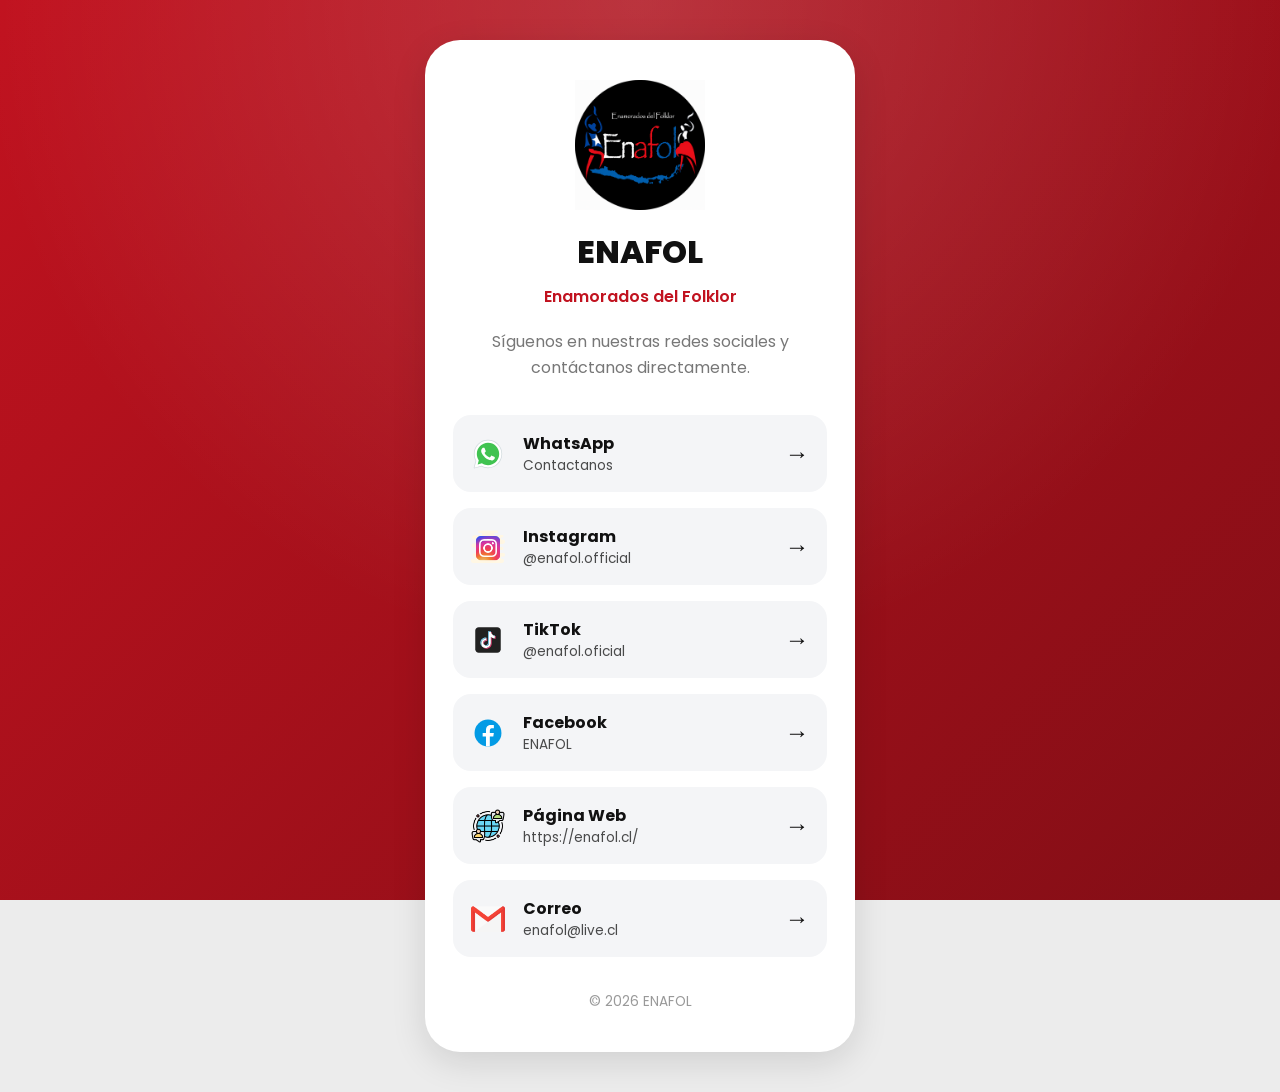
<file: qr/index.html>
<!DOCTYPE html>
<html lang="es">

<head>

    <meta charset="UTF-8">

    <meta name="viewport"
          content="width=device-width, initial-scale=1.0">

    <title>ENAFOL | Redes Sociales</title>

    <meta name="theme-color"
          content="#C1121F">

    <link rel="icon"
          href="assets/logo.png">

    <link rel="stylesheet"
          href="css/style.css">

    <link rel="preconnect"
          href="https://fonts.googleapis.com">

    <link rel="preconnect"
          href="https://fonts.gstatic.com"
          crossorigin>

    <link href="https://fonts.googleapis.com/css2?family=Poppins:wght@300;400;500;600;700;800&display=swap"
          rel="stylesheet">

</head>

<body>

<div class="background"></div>

<main class="card">

    <div class="logo">

        <img src="assets/logo.png"
             alt="ENAFOL">

    </div>

    <h1>ENAFOL</h1>

    <h2>Enamorados del Folklor</h2>

    <p>

        Síguenos en nuestras redes sociales
        y contáctanos directamente.

    </p>

    <div class="links">

         <a href="#" class="link abrirWhatsapp">

            <img src="assets/icons/whatsapp.svg">

            <div>

                <strong>WhatsApp</strong>

                <span>Contactanos</span>

            </div>

            <div class="arrow">

                →

            </div>

        </a>

        <a href="https://instagram.com/enafol.official"
           target="_blank"
           class="link">

            <img src="assets/icons/instagram.png">

            <div>

                <strong>Instagram</strong>

                <span>@enafol.official</span>

            </div>

            <div class="arrow">

                →

            </div>

        </a>


        <a href="https://www.tiktok.com/@enafol.oficial"
           target="_blank"
           class="link">

            <img src="assets/icons/tiktok.svg">

            <div>

                <strong>TikTok</strong>

                <span>@enafol.oficial</span>

            </div>

            <div class="arrow">

                →

            </div>

        </a>


        <a href="https://www.facebook.com/conjuntofolcloricoEnafol"
           target="_blank"
           class="link">

            <img src="assets/icons/facebook.svg">

            <div>

                <strong>Facebook</strong>

                <span>ENAFOL</span>

            </div>

            <div class="arrow">

                →

            </div>

        </a>

        <a href="https://enafol.cl/"
           target="_blank"
           class="link">

            <img src="assets/icons/red.png">

            <div>

                <strong>Página Web</strong>

                <span>https://enafol.cl/</span>

            </div>

            <div class="arrow">

                →

            </div>

        </a>


        <a href="mailto:enafol@live.cl"
           class="link">

            <img src="assets/icons/gmail.png">

            <div>

                <strong>Correo</strong>

                <span>enafol@live.cl</span>

            </div>

            <div class="arrow">

                →

            </div>

        </a>

    </div>

    <footer>

        © 2026 ENAFOL

    </footer>

</main>
<!-- MODAL WHATSAPP -->

<div id="modalWhatsapp" class="modal">

    <div class="modal-box">

        <button class="cerrar">&times;</button>

        <h2>Contactar por WhatsApp</h2>

        <p>Seleccione la persona con quien desea comunicarse.</p>

        <div class="wa-list">

            <div class="wa-card">

                <div>

                    <strong>Juan Cerda</strong><br>
                    Director

                </div>

                <a href="https://wa.me/56971276747"
                   target="_blank">

                    Conversar

                </a>

            </div>


            <div class="wa-card">

                <div>

                    <strong>Carlos Alfaro</strong><br>
                    Tecnología

                </div>

                <a href="https://wa.me/56971276747"
                   target="_blank">

                    Conversar

                </a>

            </div>


            <div class="wa-card">

                <div>

                    <strong>Marisol Cerda</strong><br>
                    Coordinación

                </div>

                <a href="https://wa.me/56977661780"
                   target="_blank">

                    Conversar

                </a>

            </div>


            <div class="wa-card">

                <div>

                    <strong>Jaime Valdivia jr.</strong><br>
                    Presentaciones

                </div>

                <a href="https://wa.me/56955281455"
                   target="_blank">

                    Conversar

                </a>

            </div>
            
            <div class="wa-card">

                <div>

                    <strong>Silvia Vicencio</strong><br>
                    Presentaciones

                </div>

                <a href="https://wa.me/56988896918"
                   target="_blank">

                    Conversar

                </a>

            </div>
        </div>

    </div>

</div>
<script src="js/app.js"></script>

</body>

</html>
</file>
<file: qr/css/style.css>
/*==================================================
ENAFOL QR CARD
Version 1.0
==================================================*/

*{
    margin:0;
    padding:0;
    box-sizing:border-box;
}

:root{

    --rojo:#c1121f;
    --rojo-hover:#a40f19;

    --gris:#f4f5f7;

    --texto:#222;

    --texto2:#777;

    --blanco:#ffffff;

    --sombra:0 10px 35px rgba(0,0,0,.12);

    --radio:24px;

}

html{

    scroll-behavior:smooth;

}

body{

    font-family:'Poppins',sans-serif;

    background:#ececec;

    min-height:100vh;

    display:flex;

    justify-content:center;

    align-items:center;

    padding:40px 15px;

    color:var(--texto);

}


/*============================
FONDO
============================*/

.background{

    position:fixed;

    inset:0;

    background:

    linear-gradient(135deg,#c1121f,#830e16);

    z-index:-2;

}

.background::after{

    content:"";

    position:absolute;

    inset:0;

    background:

    radial-gradient(circle at top,

    rgba(255,255,255,.15),

    transparent 60%);

}


/*============================
CARD
============================*/

.card{

    width:100%;

    max-width:430px;

    background:white;

    border-radius:35px;

    padding:40px 28px;

    box-shadow:var(--sombra);

}


/*============================
LOGO
============================*/

.logo{

    display:flex;

    justify-content:center;

    margin-bottom:18px;

}

.logo img{

    width:130px;

    animation:float 4s ease-in-out infinite;

}

@keyframes float{

0%{

transform:translateY(0);

}

50%{

transform:translateY(-8px);

}

100%{

transform:translateY(0);

}

}


/*============================
TITULOS
============================*/

h1{

    text-align:center;

    font-size:2rem;

    font-weight:800;

    color:#111;

}

h2{

    text-align:center;

    font-size:1rem;

    color:var(--rojo);

    margin-top:8px;

    font-weight:600;

}

p{

    text-align:center;

    margin:20px 0 35px;

    color:var(--texto2);

    line-height:1.6;

}


/*============================
BOTONERA
============================*/

.links{

    display:flex;

    flex-direction:column;

    gap:16px;

}

.link{

    display:flex;

    align-items:center;

    background:var(--gris);

    border-radius:18px;

    padding:16px 18px;

    transition:.30s;

    text-decoration:none;

    color:#111;

}

.link:hover{

    background:var(--rojo);

    color:white;

    transform:translateY(-4px);

    box-shadow:0 10px 25px rgba(0,0,0,.15);

}

.link img{

    width:34px;

    height:34px;

    object-fit:contain;

    margin-right:18px;

}

.link div{

    display:flex;

    flex-direction:column;

}

.link strong{

    font-size:1rem;

}

.link span{

    font-size:.85rem;

    opacity:.75;

}

.link:hover span{

    opacity:1;

}

.arrow{

    margin-left:auto;

    font-size:1.5rem;

    font-weight:700;

}


/*============================
FOOTER
============================*/

footer{

    margin-top:35px;

    text-align:center;

    color:#999;

    font-size:.85rem;

}


/*============================
RESPONSIVE
============================*/

@media(max-width:480px){

.card{

padding:30px 20px;

}

.logo img{

width:105px;

}

h1{

font-size:1.8rem;

}

.link{

padding:15px;

}

.link img{

width:30px;

height:30px;

}

}
/*==================================
MODAL WHATSAPP
==================================*/

.modal{

    display:none;

    position:fixed;

    inset:0;

    background:rgba(0,0,0,.70);

    justify-content:center;

    align-items:center;

    z-index:9999;

}

.modal.activo{

    display:flex;

}

.modal-box{

    width:92%;

    max-width:420px;

    background:#fff;

    border-radius:25px;

    padding:30px;

    position:relative;

}

.modal-box h2{

    text-align:center;

    margin-bottom:10px;

}

.modal-box p{

    text-align:center;

    margin-bottom:25px;

}

.cerrar{

    position:absolute;

    top:15px;

    right:20px;

    background:none;

    border:none;

    font-size:30px;

    cursor:pointer;

}

.wa-list{

    display:flex;

    flex-direction:column;

    gap:15px;

}

.wa-card{

    display:flex;

    justify-content:space-between;

    align-items:center;

    background:#f4f4f4;

    border-radius:15px;

    padding:15px;

}

.wa-card a{

    background:#25D366;

    color:#fff;

    padding:8px 15px;

    border-radius:10px;

    text-decoration:none;

}
</file>
